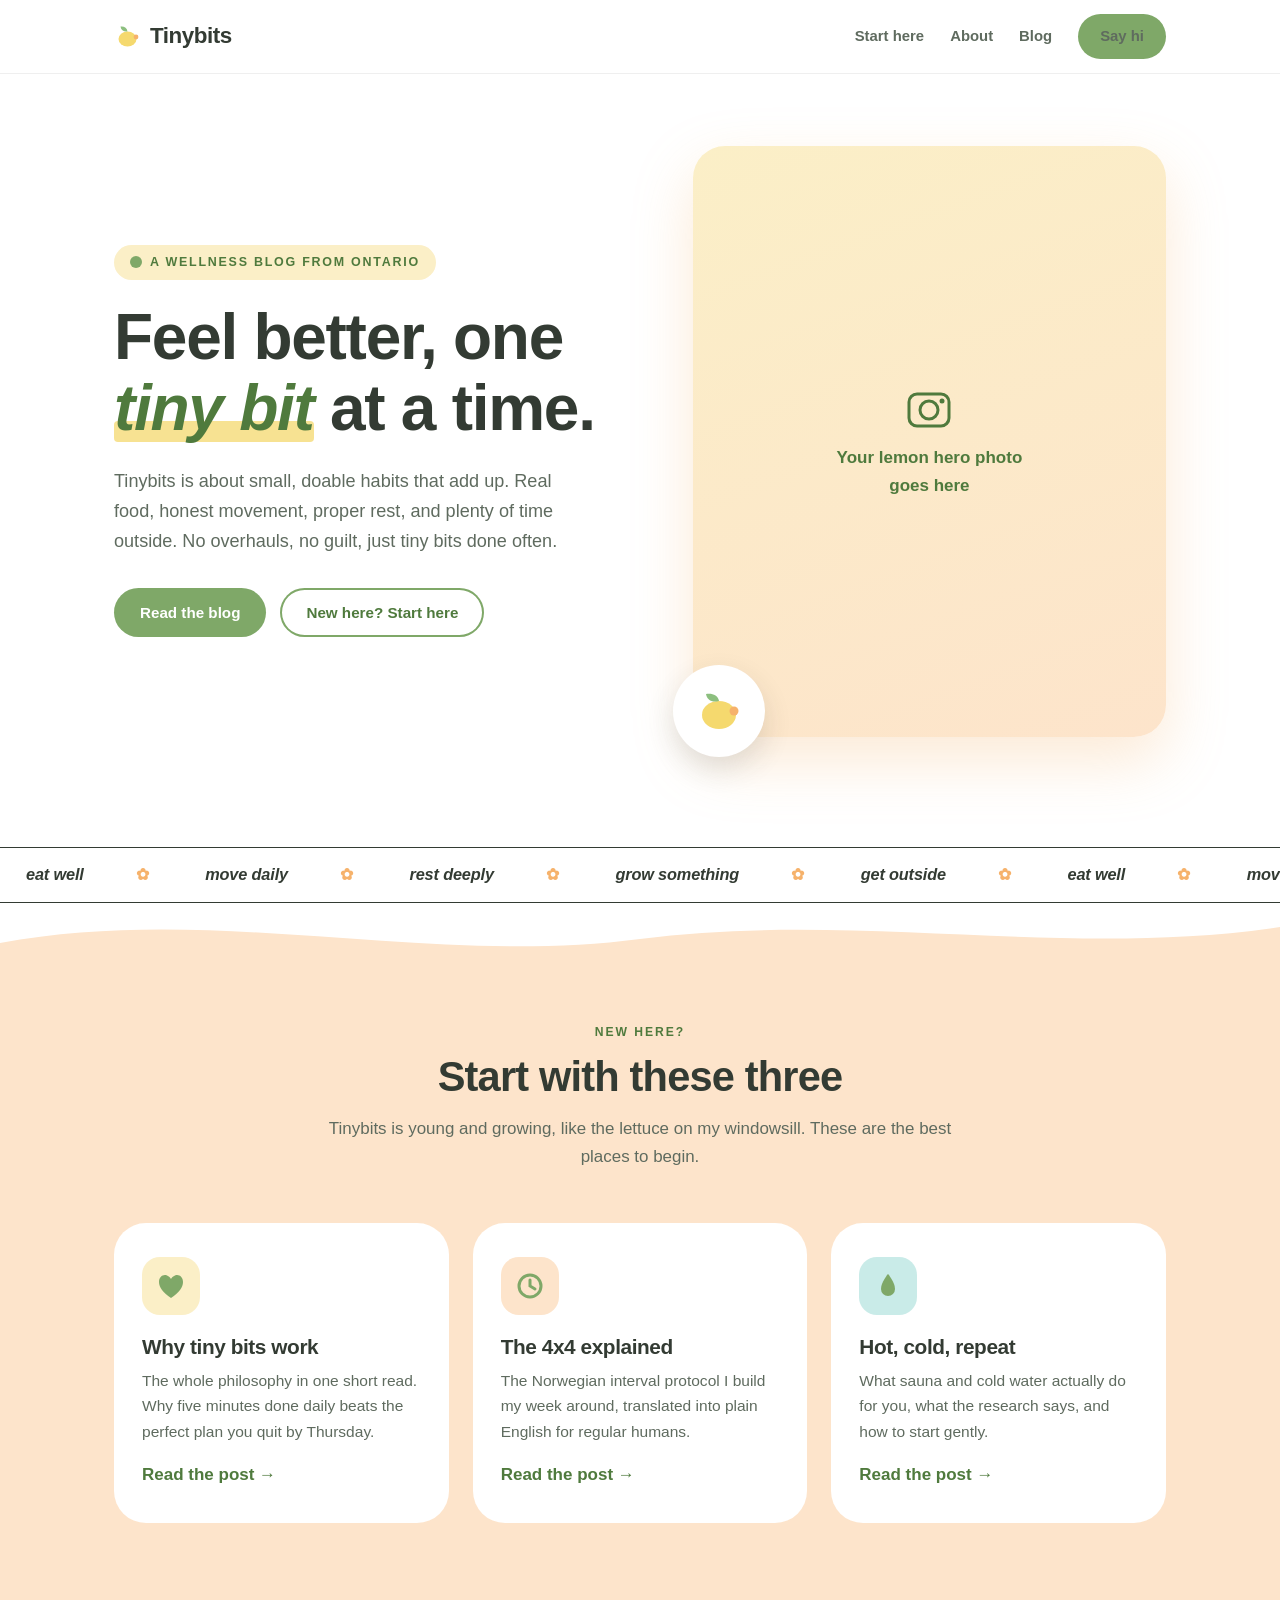
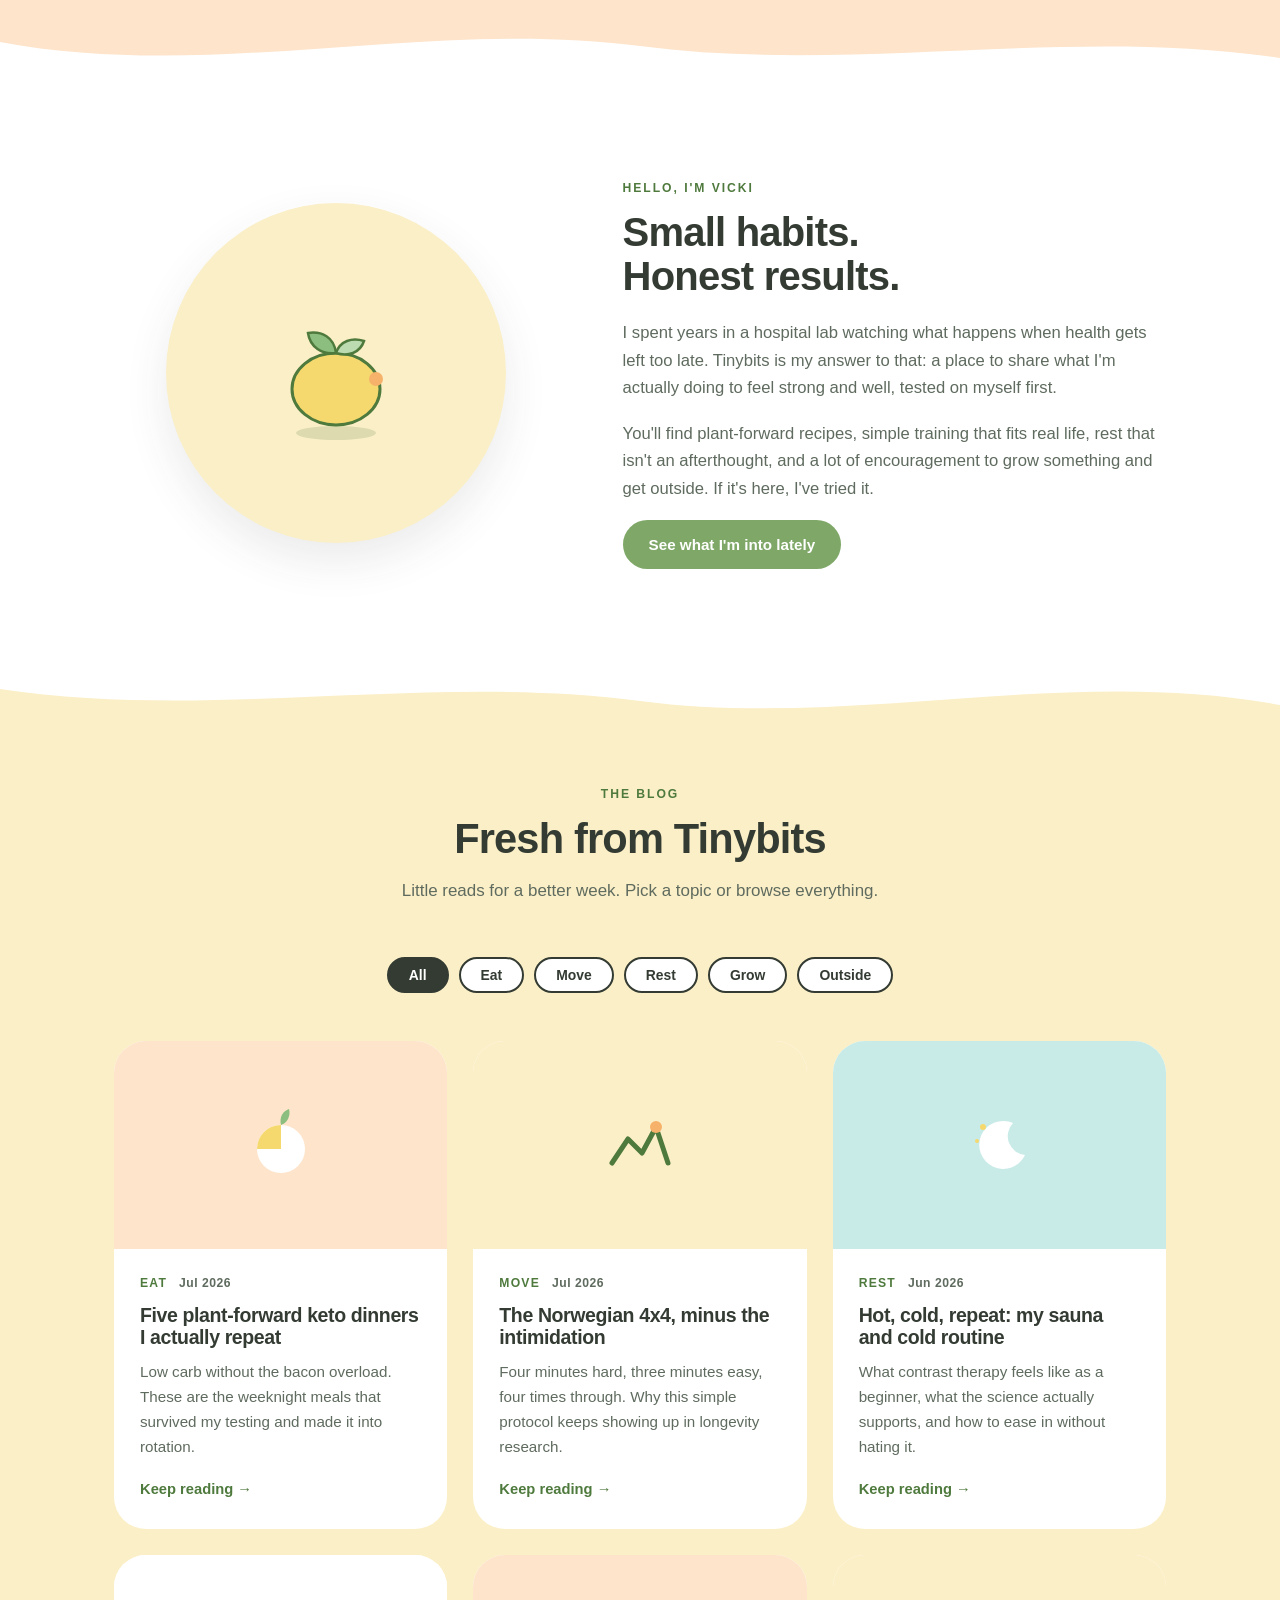
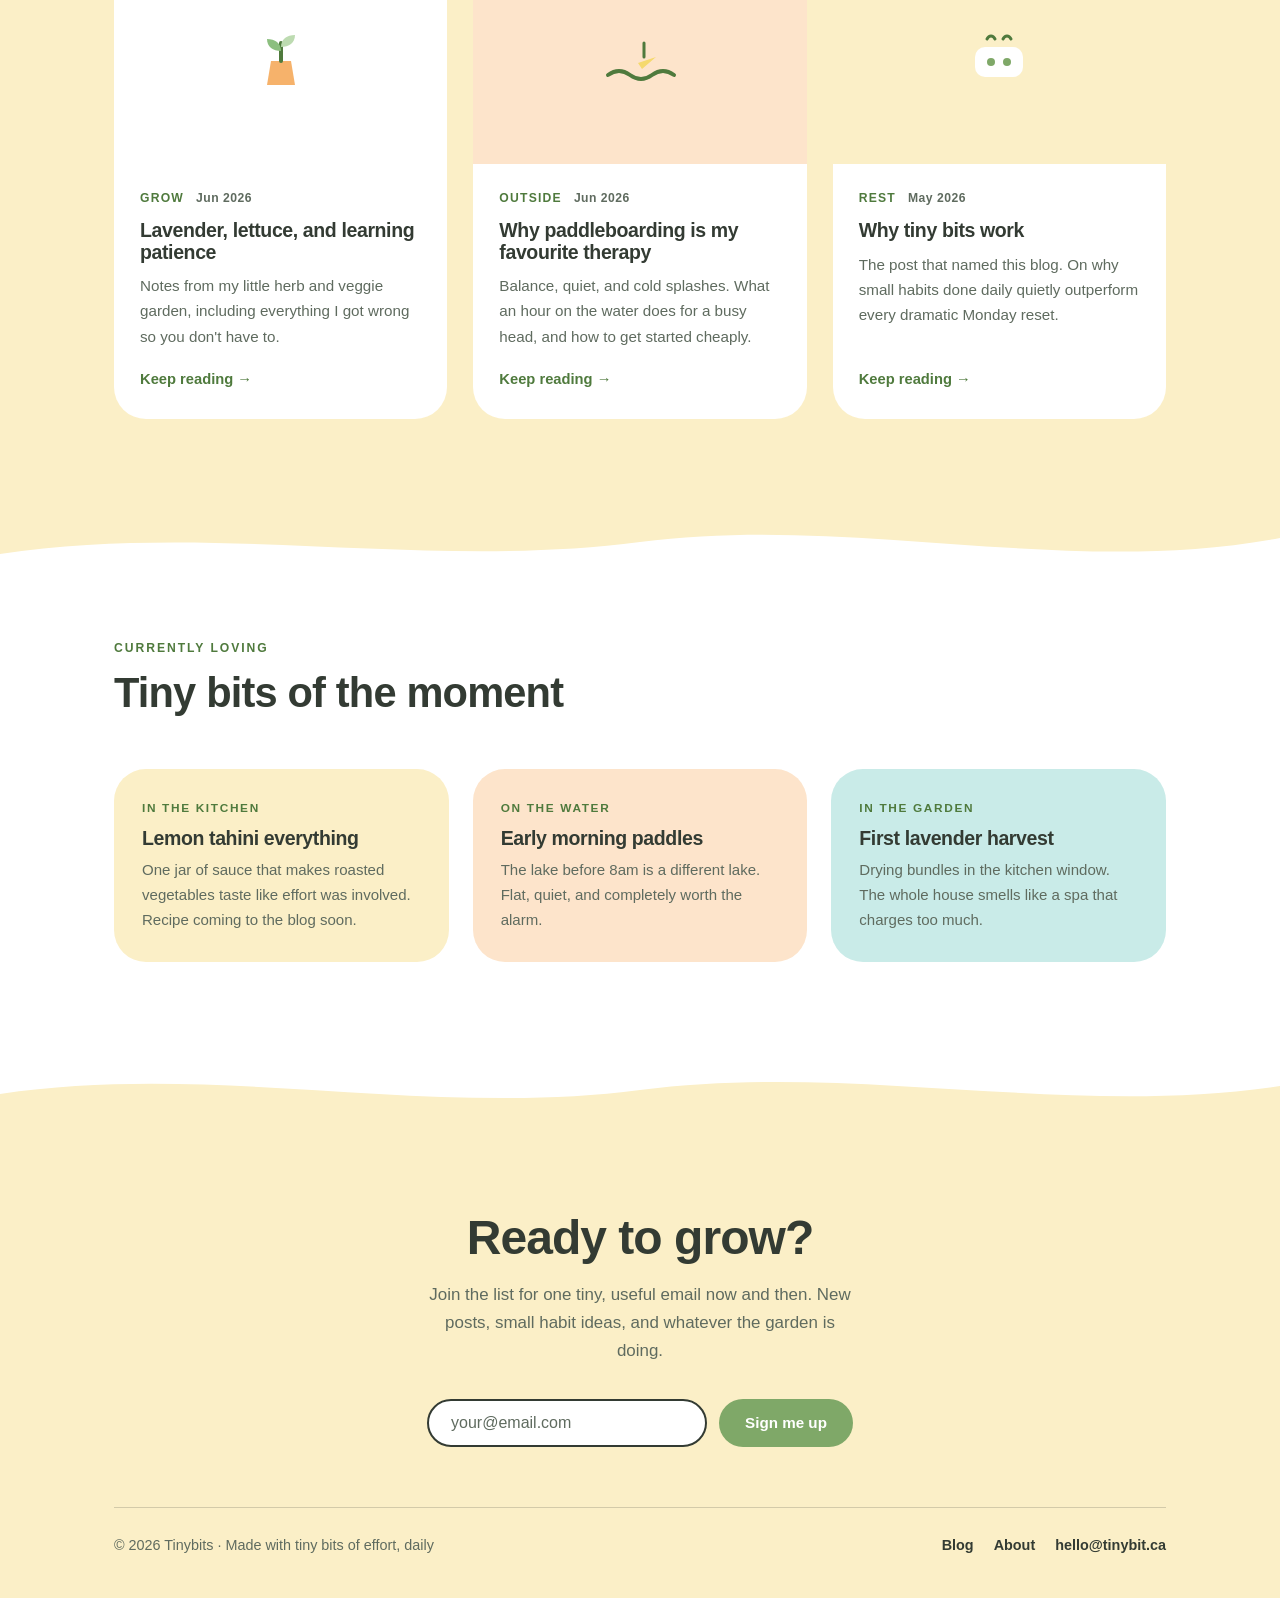
<file: index.html>
<!DOCTYPE html>
<html lang="en">
<head>
<meta charset="UTF-8">
<meta name="viewport" content="width=device-width, initial-scale=1.0">
<title>Tinybits · Wellness in tiny bits</title>
<meta name="description" content="Tinybits is a wellness blog about feeling better one small habit at a time. Recipes, movement, rest, and time outside.">
<style>
:root{
  --paper:#FFFFFF;
  --butter:#FBEFC7;
  --lemon:#F5D96E;
  --peach:#FDE4CB;
  --orange:#F6B26B;
  --aqua:#C9EBE8;
  --sage:#BDDBB1;
  --leaf:#8CBF7F;
  --teal:#7FA868;
  --teal-deep:#4F7A3D;
  --ink:#333B33;
  --ink-soft:#5F6B5F;
  --radius-lg:32px;
  --maxw:1100px;
}
*{margin:0;padding:0;box-sizing:border-box}
html{scroll-behavior:smooth}
body{
  font-family:Arial,Helvetica,sans-serif;
  color:var(--ink);
  background:var(--paper);
  line-height:1.65;
  font-size:17px;
  overflow-x:hidden;
}
h1,h2,h3{
  font-family:Arial,Helvetica,sans-serif;
  font-weight:700;
  line-height:1.12;
  letter-spacing:-0.02em;
}
img{max-width:100%;display:block}
a{color:var(--teal-deep)}
:focus-visible{outline:3px solid var(--teal);outline-offset:3px;border-radius:6px}

.wrap{max-width:var(--maxw);margin:0 auto;padding:0 24px}

/* ---------- nav ---------- */
.nav{
  position:sticky;top:0;z-index:50;
  background:rgba(255,255,255,.92);
  backdrop-filter:blur(10px);
  border-bottom:1px solid rgba(51,59,51,.08);
}
.nav-inner{
  max-width:var(--maxw);margin:0 auto;padding:14px 24px;
  display:flex;align-items:center;justify-content:space-between;gap:16px;
}
.logo{
  font-weight:800;font-size:1.4rem;color:var(--ink);letter-spacing:-0.02em;
  text-decoration:none;display:flex;align-items:center;gap:9px;
}
.logo svg{flex:none}
.nav-links{display:flex;gap:26px;list-style:none;align-items:center}
.nav-links a{
  text-decoration:none;color:var(--ink-soft);font-weight:700;font-size:.93rem;
  transition:color .2s;
}
.nav-links a:hover{color:var(--teal-deep)}
.btn{
  display:inline-block;background:var(--teal);color:#fff;
  font-weight:700;text-decoration:none;
  padding:12px 26px;border-radius:999px;border:none;cursor:pointer;
  font-size:.95rem;font-family:Arial,Helvetica,sans-serif;
  transition:transform .2s,background .2s;
}
.btn:hover{background:var(--teal-deep);transform:translateY(-2px)}
.btn.ghost{background:transparent;color:var(--teal-deep);box-shadow:inset 0 0 0 2px var(--teal)}
.btn.ghost:hover{background:var(--butter)}

/* ---------- hero ---------- */
.hero{position:relative;padding:72px 0 110px;overflow:hidden}
.hero-grid{
  display:grid;grid-template-columns:1.05fr .95fr;gap:56px;align-items:center;
}
.eyebrow{
  display:inline-flex;align-items:center;gap:8px;
  font-size:.78rem;font-weight:700;letter-spacing:.14em;text-transform:uppercase;
  color:var(--teal-deep);background:var(--butter);
  padding:7px 16px;border-radius:999px;margin-bottom:22px;
}
.hero h1{font-size:clamp(2.6rem,5.4vw,4rem);margin-bottom:22px}
.hero h1 .swash{
  font-style:italic;color:var(--teal-deep);
  position:relative;white-space:nowrap;
}
.hero h1 .swash::after{
  content:"";position:absolute;left:0;right:0;bottom:.03em;height:.34em;
  background:var(--lemon);z-index:-1;border-radius:4px;opacity:.75;
}
.hero p.lede{font-size:1.13rem;color:var(--ink-soft);max-width:46ch;margin-bottom:32px}
.hero-cta{display:flex;gap:14px;flex-wrap:wrap}

.hero-art{position:relative}
.hero-photo{
  position:relative;width:100%;
  aspect-ratio:4/5;
  border-radius:var(--radius-lg);
  overflow:hidden;
  background:linear-gradient(160deg,var(--butter),var(--peach));
  box-shadow:0 24px 60px rgba(246,178,107,.28);
}
.hero-photo img{width:100%;height:100%;object-fit:cover}
/* SWAP: replace the placeholder <div class="hero-placeholder"> below with
   <img src="images/hero.jpg" alt="..."> once the hero photo is added */
.hero-placeholder{
  position:absolute;inset:0;display:flex;flex-direction:column;
  align-items:center;justify-content:center;gap:10px;
  color:var(--teal-deep);font-weight:700;text-align:center;padding:24px;
}
.hero-badge{
  position:absolute;bottom:-20px;left:-20px;z-index:2;
  width:92px;height:92px;border-radius:50%;
  background:var(--paper);box-shadow:0 12px 28px rgba(51,59,51,.14);
  display:flex;align-items:center;justify-content:center;
}
.blob{position:absolute;z-index:-1;border-radius:50%;background:var(--lemon)}

.ticker{
  border-top:1.5px solid var(--ink);border-bottom:1.5px solid var(--ink);
  padding:13px 0;overflow:hidden;white-space:nowrap;background:var(--paper);
}
.ticker-track{display:inline-block;animation:slide 30s linear infinite}
.ticker span{
  font-style:italic;font-weight:700;font-size:1.02rem;color:var(--ink);
  margin:0 26px;letter-spacing:-0.01em;
}
.ticker .dot{color:var(--orange);font-style:normal}
@keyframes slide{from{transform:translateX(0)}to{transform:translateX(-50%)}}

/* ---------- wavy band sections ---------- */
.band{position:relative;padding:96px 0}
.band.peach{background:var(--peach)}
.band.butter{background:var(--butter)}
.wave{display:block;width:100%;height:64px;margin-bottom:-1px}
.wave.flip{transform:scaleY(-1);margin-bottom:0;margin-top:-1px}

.section-head{max-width:640px;margin-bottom:52px}
.section-head.center{margin-left:auto;margin-right:auto;text-align:center}
.section-head h2{font-size:clamp(1.9rem,3.4vw,2.6rem);margin-bottom:14px}
.section-head p{color:var(--ink-soft);font-size:1.06rem}
.kicker{
  font-size:.76rem;font-weight:700;letter-spacing:.16em;text-transform:uppercase;
  color:var(--teal-deep);display:block;margin-bottom:12px;
}

/* ---------- start here ---------- */
.start-grid{display:grid;grid-template-columns:repeat(3,1fr);gap:24px}
.start-card{
  background:var(--paper);border-radius:var(--radius-lg);
  padding:34px 28px;position:relative;
  transition:transform .25s,box-shadow .25s;
}
.start-card:hover{transform:translateY(-6px);box-shadow:0 18px 40px rgba(51,59,51,.12)}
.start-card .icon{
  width:58px;height:58px;border-radius:18px;
  display:flex;align-items:center;justify-content:center;margin-bottom:20px;
}
.start-card:nth-child(1) .icon{background:var(--butter)}
.start-card:nth-child(2) .icon{background:var(--peach)}
.start-card:nth-child(3) .icon{background:var(--aqua)}
.start-card h3{font-size:1.3rem;margin-bottom:10px}
.start-card p{color:var(--ink-soft);font-size:.97rem;margin-bottom:16px}
.textlink{font-weight:700;text-decoration:none;color:var(--teal-deep)}
.textlink:hover{text-decoration:underline}

/* ---------- about ---------- */
.about-grid{display:grid;grid-template-columns:.9fr 1.1fr;gap:64px;align-items:center}
.about-art{position:relative;display:flex;justify-content:center}
.about-circle{
  width:min(340px,80vw);aspect-ratio:1;border-radius:50%;
  background:var(--butter);position:relative;
  display:flex;align-items:center;justify-content:center;
  box-shadow:0 18px 44px rgba(51,59,51,.1);
}
.about p{color:var(--ink-soft);margin-bottom:18px;font-size:1.04rem}
.about h2{font-size:clamp(1.9rem,3.2vw,2.5rem);margin-bottom:20px}

/* ---------- blog ---------- */
.chips{display:flex;gap:10px;flex-wrap:wrap;justify-content:center;margin-bottom:48px}
.chip{
  border:2px solid var(--ink);background:var(--paper);color:var(--ink);
  font-family:Arial,Helvetica,sans-serif;font-weight:700;font-size:.87rem;
  padding:8px 20px;border-radius:999px;cursor:pointer;
  transition:background .2s,color .2s;
}
.chip:hover{background:var(--peach)}
.chip.active{background:var(--ink);color:var(--paper)}
.post-grid{display:grid;grid-template-columns:repeat(3,1fr);gap:26px}
.post{
  background:var(--paper);border-radius:var(--radius-lg);overflow:hidden;
  display:flex;flex-direction:column;
  transition:transform .25s,box-shadow .25s;
}
.post:hover{transform:translateY(-6px);box-shadow:0 18px 40px rgba(51,59,51,.14)}
.post-thumb{aspect-ratio:16/10;display:flex;align-items:center;justify-content:center}
.post-body{padding:24px 26px 28px;display:flex;flex-direction:column;flex:1}
.post-meta{
  display:flex;gap:12px;align-items:center;
  font-size:.76rem;font-weight:700;letter-spacing:.1em;text-transform:uppercase;
  color:var(--teal-deep);margin-bottom:12px;
}
.post-meta .date{color:var(--ink-soft);letter-spacing:.04em;text-transform:none;font-weight:600}
.post h3{font-size:1.22rem;margin-bottom:10px}
.post h3 a{color:var(--ink);text-decoration:none}
.post h3 a:hover{color:var(--teal-deep)}
.post p{color:var(--ink-soft);font-size:.95rem;flex:1}
.post .read{margin-top:18px;font-weight:700;color:var(--teal-deep);text-decoration:none;font-size:.92rem}
.post .read:hover{text-decoration:underline}
.post[hidden]{display:none}

/* ---------- loving ---------- */
.loving-grid{display:grid;grid-template-columns:repeat(3,1fr);gap:24px}
.loving-card{
  border-radius:var(--radius-lg);padding:30px 28px;
  position:relative;overflow:hidden;
}
.loving-card:nth-child(1){background:var(--butter)}
.loving-card:nth-child(2){background:var(--peach)}
.loving-card:nth-child(3){background:var(--aqua)}
.loving-card .tag{
  font-size:.74rem;font-weight:700;letter-spacing:.14em;text-transform:uppercase;
  color:var(--teal-deep);display:block;margin-bottom:10px;
}
.loving-card h3{font-size:1.22rem;margin-bottom:8px}
.loving-card p{color:var(--ink-soft);font-size:.94rem}

/* ---------- footer ---------- */
.footer{background:var(--butter);padding:90px 0 40px;text-align:center;position:relative}
.footer h2{font-size:clamp(2.1rem,4.2vw,3rem);margin-bottom:16px}
.footer .sub{color:var(--ink-soft);max-width:46ch;margin:0 auto 34px;font-size:1.06rem}
.signup{display:flex;gap:12px;justify-content:center;flex-wrap:wrap;margin-bottom:60px}
.signup input{
  font-family:Arial,Helvetica,sans-serif;font-size:1rem;
  padding:13px 22px;border-radius:999px;border:2px solid var(--ink);
  min-width:280px;background:var(--paper);color:var(--ink);
}
.signup input::placeholder{color:var(--ink-soft)}
.foot-bottom{
  display:flex;justify-content:space-between;align-items:center;gap:16px;flex-wrap:wrap;
  border-top:1.5px solid rgba(51,59,51,.2);padding-top:26px;
  font-size:.9rem;color:var(--ink-soft);
}
.foot-bottom a{color:var(--ink);text-decoration:none;font-weight:700}
.foot-bottom a:hover{color:var(--teal-deep)}

/* ---------- reveal on scroll ---------- */
.reveal{opacity:0;transform:translateY(26px);transition:opacity .7s ease,transform .7s ease}
.reveal.in{opacity:1;transform:none}

/* ---------- responsive ---------- */
@media(max-width:900px){
  .hero-grid,.about-grid{grid-template-columns:1fr;gap:44px}
  .hero{padding:48px 0 80px}
  .hero-badge{width:70px;height:70px}
  .start-grid,.post-grid,.loving-grid{grid-template-columns:1fr 1fr}
  .nav-links li.hide-m{display:none}
}
@media(max-width:600px){
  .start-grid,.post-grid,.loving-grid{grid-template-columns:1fr}
  .nav-links{gap:16px}
  .band{padding:72px 0}
}
@media(prefers-reduced-motion:reduce){
  html{scroll-behavior:auto}
  .ticker-track{animation:none}
  .reveal{opacity:1;transform:none;transition:none}
  .post:hover,.start-card:hover,.btn:hover{transform:none}
}
</style>
</head>
<body>

<nav class="nav" aria-label="Main">
  <div class="nav-inner">
    <a class="logo" href="#top" aria-label="Tinybits home">
      <svg width="27" height="27" viewBox="0 0 27 27" fill="none" aria-hidden="true">
        <ellipse cx="13.5" cy="16" rx="9" ry="7.5" fill="#F5D96E"/>
        <circle cx="22" cy="14" r="2.4" fill="#F6B26B"/>
        <path d="M13.5 8.5 C13 4.5 10 3 6.5 3.5 C7 7.5 10 9 13.5 8.5 Z" fill="#8CBF7F"/>
      </svg>
      Tinybits
    </a>
    <ul class="nav-links">
      <li class="hide-m"><a href="#start">Start here</a></li>
      <li class="hide-m"><a href="#about">About</a></li>
      <li><a href="#blog">Blog</a></li>
      <li><a class="btn" href="#hello" style="padding:10px 22px">Say hi</a></li>
    </ul>
  </div>
</nav>

<!-- ================= HERO ================= -->
<header class="hero" id="top">
  <div class="wrap hero-grid">
    <div>
      <span class="eyebrow">
        <svg width="12" height="12" viewBox="0 0 12 12" aria-hidden="true"><circle cx="6" cy="6" r="6" fill="#7FA868"/></svg>
        A wellness blog from Ontario
      </span>
      <h1>Feel better, one <span class="swash">tiny bit</span> at a time.</h1>
      <p class="lede">Tinybits is about small, doable habits that add up. Real food, honest movement, proper rest, and plenty of time outside. No overhauls, no guilt, just tiny bits done often.</p>
      <div class="hero-cta">
        <a class="btn" href="#blog">Read the blog</a>
        <a class="btn ghost" href="#start">New here? Start here</a>
      </div>
    </div>
    <div class="hero-art">
      <div class="hero-photo">
        <!-- SWAP: replace this placeholder div with your photo:
             <img src="images/hero.jpg" alt="Fresh lemons on a bright table"> -->
        <div class="hero-placeholder">
          <svg width="52" height="52" viewBox="0 0 52 52" fill="none" aria-hidden="true">
            <rect x="6" y="12" width="40" height="32" rx="8" stroke="#4F7A3D" stroke-width="3"/>
            <circle cx="26" cy="28" r="9" stroke="#4F7A3D" stroke-width="3"/>
            <circle cx="39" cy="19" r="2.5" fill="#4F7A3D"/>
          </svg>
          Your lemon hero photo<br>goes here
        </div>
      </div>
      <div class="hero-badge">
        <svg width="52" height="52" viewBox="0 0 52 52" fill="none" aria-hidden="true">
          <ellipse cx="26" cy="30" rx="17" ry="14" fill="#F5D96E"/>
          <circle cx="41" cy="26" r="4.5" fill="#F6B26B"/>
          <path d="M26 16 C25 10 19 8 13 9 C14 15 19 18 26 16 Z" fill="#8CBF7F"/>
        </svg>
      </div>
    </div>
  </div>
</header>

<!-- ticker -->
<div class="ticker" aria-hidden="true">
  <div class="ticker-track">
    <span>eat well</span><span class="dot">✿</span>
    <span>move daily</span><span class="dot">✿</span>
    <span>rest deeply</span><span class="dot">✿</span>
    <span>grow something</span><span class="dot">✿</span>
    <span>get outside</span><span class="dot">✿</span>
    <span>eat well</span><span class="dot">✿</span>
    <span>move daily</span><span class="dot">✿</span>
    <span>rest deeply</span><span class="dot">✿</span>
    <span>grow something</span><span class="dot">✿</span>
    <span>get outside</span><span class="dot">✿</span>
  </div>
</div>

<!-- ================= START HERE ================= -->
<svg class="wave" viewBox="0 0 1440 64" preserveAspectRatio="none" aria-hidden="true"><path d="M0 40 C240 0 480 64 720 36 C960 8 1200 56 1440 24 L1440 64 L0 64 Z" fill="#FDE4CB"/></svg>
<section class="band peach" id="start" style="padding-top:56px">
  <div class="wrap">
    <div class="section-head center reveal">
      <span class="kicker">New here?</span>
      <h2>Start with these three</h2>
      <p>Tinybits is young and growing, like the lettuce on my windowsill. These are the best places to begin.</p>
    </div>
    <div class="start-grid">
      <article class="start-card reveal">
        <div class="icon">
          <svg width="30" height="30" viewBox="0 0 30 30" fill="none" aria-hidden="true"><path d="M15 27 C7 22 3 16 3 11 C3 6 7 3 11 4.5 C13 5.2 14.3 6.6 15 8 C15.7 6.6 17 5.2 19 4.5 C23 3 27 6 27 11 C27 16 23 22 15 27 Z" fill="#7FA868"/></svg>
        </div>
        <h3>Why tiny bits work</h3>
        <p>The whole philosophy in one short read. Why five minutes done daily beats the perfect plan you quit by Thursday.</p>
        <a class="textlink" href="#blog">Read the post →</a>
      </article>
      <article class="start-card reveal">
        <div class="icon">
          <svg width="30" height="30" viewBox="0 0 30 30" fill="none" aria-hidden="true"><circle cx="15" cy="15" r="11" stroke="#7FA868" stroke-width="3"/><path d="M15 9 L15 15 L20 18" stroke="#7FA868" stroke-width="3" stroke-linecap="round"/></svg>
        </div>
        <h3>The 4x4 explained</h3>
        <p>The Norwegian interval protocol I build my week around, translated into plain English for regular humans.</p>
        <a class="textlink" href="#blog">Read the post →</a>
      </article>
      <article class="start-card reveal">
        <div class="icon">
          <svg width="30" height="30" viewBox="0 0 30 30" fill="none" aria-hidden="true"><path d="M15 3 C15 3 22 11 22 18 A7 7 0 1 1 8 18 C8 11 15 3 15 3 Z" fill="#7FA868"/></svg>
        </div>
        <h3>Hot, cold, repeat</h3>
        <p>What sauna and cold water actually do for you, what the research says, and how to start gently.</p>
        <a class="textlink" href="#blog">Read the post →</a>
      </article>
    </div>
  </div>
</section>
<svg class="wave flip" viewBox="0 0 1440 64" preserveAspectRatio="none" aria-hidden="true"><path d="M0 40 C240 0 480 64 720 36 C960 8 1200 56 1440 24 L1440 64 L0 64 Z" fill="#FDE4CB"/></svg>

<!-- ================= ABOUT ================= -->
<section class="band about" id="about" style="background:#fff">
  <div class="wrap about-grid">
    <div class="about-art reveal">
      <span class="blob b1" style="width:120px;height:120px;top:-16px;left:6%;opacity:.85"></span>
      <div class="about-circle">
        <svg width="160" height="160" viewBox="0 0 160 160" fill="none" aria-hidden="true">
          <ellipse cx="80" cy="96" rx="44" ry="36" fill="#F5D96E"/>
          <ellipse cx="80" cy="96" rx="44" ry="36" stroke="#4F7A3D" stroke-width="3"/>
          <circle cx="120" cy="86" r="7" fill="#F6B26B"/>
          <path d="M80 60 C78 44 66 38 52 40 C54 54 66 62 80 60 Z" fill="#8CBF7F" stroke="#4F7A3D" stroke-width="2.5"/>
          <path d="M80 60 C84 48 96 44 108 48 C104 60 92 64 80 60 Z" fill="#BDDBB1" stroke="#4F7A3D" stroke-width="2.5"/>
          <ellipse cx="80" cy="140" rx="40" ry="7" fill="#4F7A3D" opacity=".18"/>
        </svg>
      </div>
      <span class="blob b2" style="bottom:-10px;right:10%"></span>
    </div>
    <div class="reveal">
      <span class="kicker">Hello, I'm Vicki</span>
      <h2>Small habits.<br>Honest results.</h2>
      <p>I spent years in a hospital lab watching what happens when health gets left too late. Tinybits is my answer to that: a place to share what I'm actually doing to feel strong and well, tested on myself first.</p>
      <p>You'll find plant-forward recipes, simple training that fits real life, rest that isn't an afterthought, and a lot of encouragement to grow something and get outside. If it's here, I've tried it.</p>
      <a class="btn" href="#blog">See what I'm into lately</a>
    </div>
  </div>
</section>

<!-- ================= BLOG ================= -->
<svg class="wave" viewBox="0 0 1440 64" preserveAspectRatio="none" aria-hidden="true"><path d="M0 24 C240 56 480 8 720 36 C960 64 1200 0 1440 40 L1440 64 L0 64 Z" fill="#FBEFC7"/></svg>
<section class="band butter" id="blog" style="padding-top:56px">
  <div class="wrap">
    <div class="section-head center reveal">
      <span class="kicker">The blog</span>
      <h2>Fresh from Tinybits</h2>
      <p>Little reads for a better week. Pick a topic or browse everything.</p>
    </div>
    <div class="chips reveal" role="tablist" aria-label="Filter posts by category">
      <button class="chip active" data-cat="all">All</button>
      <button class="chip" data-cat="eat">Eat</button>
      <button class="chip" data-cat="move">Move</button>
      <button class="chip" data-cat="rest">Rest</button>
      <button class="chip" data-cat="grow">Grow</button>
      <button class="chip" data-cat="outside">Outside</button>
    </div>
    <div class="post-grid">

      <article class="post reveal" data-cat="eat">
        <div class="post-thumb" style="background:var(--peach)">
          <svg width="84" height="84" viewBox="0 0 84 84" fill="none" aria-hidden="true"><circle cx="42" cy="46" r="24" fill="#fff"/><path d="M42 46 m-24 0 a24 24 0 0 1 24 -24 L42 46 Z" fill="#F5D96E"/><path d="M42 22 C40 14 44 8 50 6 C52 13 48 20 42 22 Z" fill="#8CBF7F"/></svg>
        </div>
        <div class="post-body">
          <div class="post-meta"><span>Eat</span><span class="date">Jul 2026</span></div>
          <h3><a href="#">Five plant-forward keto dinners I actually repeat</a></h3>
          <p>Low carb without the bacon overload. These are the weeknight meals that survived my testing and made it into rotation.</p>
          <a class="read" href="#">Keep reading →</a>
        </div>
      </article>

      <article class="post reveal" data-cat="move">
        <div class="post-thumb" style="background:var(--butter)">
          <svg width="84" height="84" viewBox="0 0 84 84" fill="none" aria-hidden="true"><path d="M14 60 L30 36 L44 50 L58 24 L70 60" stroke="#4F7A3D" stroke-width="5" stroke-linecap="round" stroke-linejoin="round" fill="none"/><circle cx="58" cy="24" r="6" fill="#F6B26B"/></svg>
        </div>
        <div class="post-body">
          <div class="post-meta"><span>Move</span><span class="date">Jul 2026</span></div>
          <h3><a href="#">The Norwegian 4x4, minus the intimidation</a></h3>
          <p>Four minutes hard, three minutes easy, four times through. Why this simple protocol keeps showing up in longevity research.</p>
          <a class="read" href="#">Keep reading →</a>
        </div>
      </article>

      <article class="post reveal" data-cat="rest">
        <div class="post-thumb" style="background:var(--aqua)">
          <svg width="84" height="84" viewBox="0 0 84 84" fill="none" aria-hidden="true"><path d="M56 20 A24 24 0 1 0 68 52 A19 19 0 0 1 56 20 Z" fill="#fff"/><circle cx="26" cy="24" r="3" fill="#F5D96E"/><circle cx="20" cy="38" r="2" fill="#F5D96E"/></svg>
        </div>
        <div class="post-body">
          <div class="post-meta"><span>Rest</span><span class="date">Jun 2026</span></div>
          <h3><a href="#">Hot, cold, repeat: my sauna and cold routine</a></h3>
          <p>What contrast therapy feels like as a beginner, what the science actually supports, and how to ease in without hating it.</p>
          <a class="read" href="#">Keep reading →</a>
        </div>
      </article>

      <article class="post reveal" data-cat="grow">
        <div class="post-thumb" style="background:#fff">
          <svg width="84" height="84" viewBox="0 0 84 84" fill="none" aria-hidden="true"><path d="M28 68 L56 68 L52 44 L32 44 Z" fill="#F6B26B"/><path d="M42 44 L42 26" stroke="#4F7A3D" stroke-width="4" stroke-linecap="round"/><path d="M42 34 C42 26 36 22 28 22 C28 30 34 34 42 34 Z" fill="#8CBF7F"/><path d="M42 30 C42 22 48 18 56 18 C56 26 50 30 42 30 Z" fill="#BDDBB1"/></svg>
        </div>
        <div class="post-body">
          <div class="post-meta"><span>Grow</span><span class="date">Jun 2026</span></div>
          <h3><a href="#">Lavender, lettuce, and learning patience</a></h3>
          <p>Notes from my little herb and veggie garden, including everything I got wrong so you don't have to.</p>
          <a class="read" href="#">Keep reading →</a>
        </div>
      </article>

      <article class="post reveal" data-cat="outside">
        <div class="post-thumb" style="background:var(--peach)">
          <svg width="84" height="84" viewBox="0 0 84 84" fill="none" aria-hidden="true"><path d="M10 58 Q21 50 32 58 T54 58 T76 58" stroke="#4F7A3D" stroke-width="4" fill="none" stroke-linecap="round"/><path d="M40 46 L58 40 L44 52 Z" fill="#F5D96E"/><path d="M46 40 L46 26" stroke="#4F7A3D" stroke-width="3" stroke-linecap="round"/></svg>
        </div>
        <div class="post-body">
          <div class="post-meta"><span>Outside</span><span class="date">Jun 2026</span></div>
          <h3><a href="#">Why paddleboarding is my favourite therapy</a></h3>
          <p>Balance, quiet, and cold splashes. What an hour on the water does for a busy head, and how to get started cheaply.</p>
          <a class="read" href="#">Keep reading →</a>
        </div>
      </article>

      <article class="post reveal" data-cat="rest">
        <div class="post-thumb" style="background:var(--butter)">
          <svg width="84" height="84" viewBox="0 0 84 84" fill="none" aria-hidden="true"><rect x="18" y="30" width="48" height="30" rx="10" fill="#fff"/><circle cx="34" cy="45" r="4" fill="#7FA868"/><circle cx="50" cy="45" r="4" fill="#7FA868"/><path d="M30 22 C32 18 36 18 38 22" stroke="#4F7A3D" stroke-width="3" stroke-linecap="round" fill="none"/><path d="M46 22 C48 18 52 18 54 22" stroke="#4F7A3D" stroke-width="3" stroke-linecap="round" fill="none"/></svg>
        </div>
        <div class="post-body">
          <div class="post-meta"><span>Rest</span><span class="date">May 2026</span></div>
          <h3><a href="#">Why tiny bits work</a></h3>
          <p>The post that named this blog. On why small habits done daily quietly outperform every dramatic Monday reset.</p>
          <a class="read" href="#">Keep reading →</a>
        </div>
      </article>

    </div>
  </div>
</section>
<svg class="wave flip" viewBox="0 0 1440 64" preserveAspectRatio="none" aria-hidden="true"><path d="M0 24 C240 56 480 8 720 36 C960 64 1200 0 1440 40 L1440 64 L0 64 Z" fill="#FBEFC7"/></svg>

<!-- ================= CURRENTLY LOVING ================= -->
<section class="band" style="background:#fff;padding-top:60px">
  <div class="wrap">
    <div class="section-head reveal">
      <span class="kicker">Currently loving</span>
      <h2>Tiny bits of the moment</h2>
    </div>
    <div class="loving-grid">
      <div class="loving-card reveal">
        <span class="tag">In the kitchen</span>
        <h3>Lemon tahini everything</h3>
        <p>One jar of sauce that makes roasted vegetables taste like effort was involved. Recipe coming to the blog soon.</p>
      </div>
      <div class="loving-card reveal">
        <span class="tag">On the water</span>
        <h3>Early morning paddles</h3>
        <p>The lake before 8am is a different lake. Flat, quiet, and completely worth the alarm.</p>
      </div>
      <div class="loving-card reveal">
        <span class="tag">In the garden</span>
        <h3>First lavender harvest</h3>
        <p>Drying bundles in the kitchen window. The whole house smells like a spa that charges too much.</p>
      </div>
    </div>
  </div>
</section>

<!-- ================= FOOTER ================= -->
<svg class="wave" viewBox="0 0 1440 64" preserveAspectRatio="none" aria-hidden="true"><path d="M0 36 C240 4 480 60 720 32 C960 4 1200 60 1440 28 L1440 64 L0 64 Z" fill="#FBEFC7"/></svg>
<footer class="footer" id="hello">
  <div class="wrap">
    <h2 class="reveal">Ready to grow?</h2>
    <p class="sub reveal">Join the list for one tiny, useful email now and then. New posts, small habit ideas, and whatever the garden is doing.</p>
    <form class="signup reveal" onsubmit="event.preventDefault();this.querySelector('input').value='';alert('Thanks! You are on the list.');">
      <input type="email" placeholder="your@email.com" aria-label="Email address" required>
      <button class="btn" type="submit">Sign me up</button>
    </form>
    <div class="foot-bottom">
      <span>© 2026 Tinybits · Made with tiny bits of effort, daily</span>
      <div style="display:flex;gap:20px">
        <a href="#blog">Blog</a>
        <a href="#about">About</a>
        <a href="mailto:hello@tinybit.ca">hello@tinybit.ca</a>
      </div>
    </div>
  </div>
</footer>

<script>
// scroll reveal
const io=new IntersectionObserver(es=>{
  es.forEach(e=>{if(e.isIntersecting){e.target.classList.add('in');io.unobserve(e.target)}})
},{threshold:.12});
document.querySelectorAll('.reveal').forEach(el=>io.observe(el));

// blog filter chips
document.querySelectorAll('.chip').forEach(chip=>{
  chip.addEventListener('click',()=>{
    document.querySelectorAll('.chip').forEach(c=>c.classList.remove('active'));
    chip.classList.add('active');
    const cat=chip.dataset.cat;
    document.querySelectorAll('.post').forEach(p=>{
      p.hidden=!(cat==='all'||p.dataset.cat===cat);
    });
  });
});
</script>
</body>
</html>
</file>
